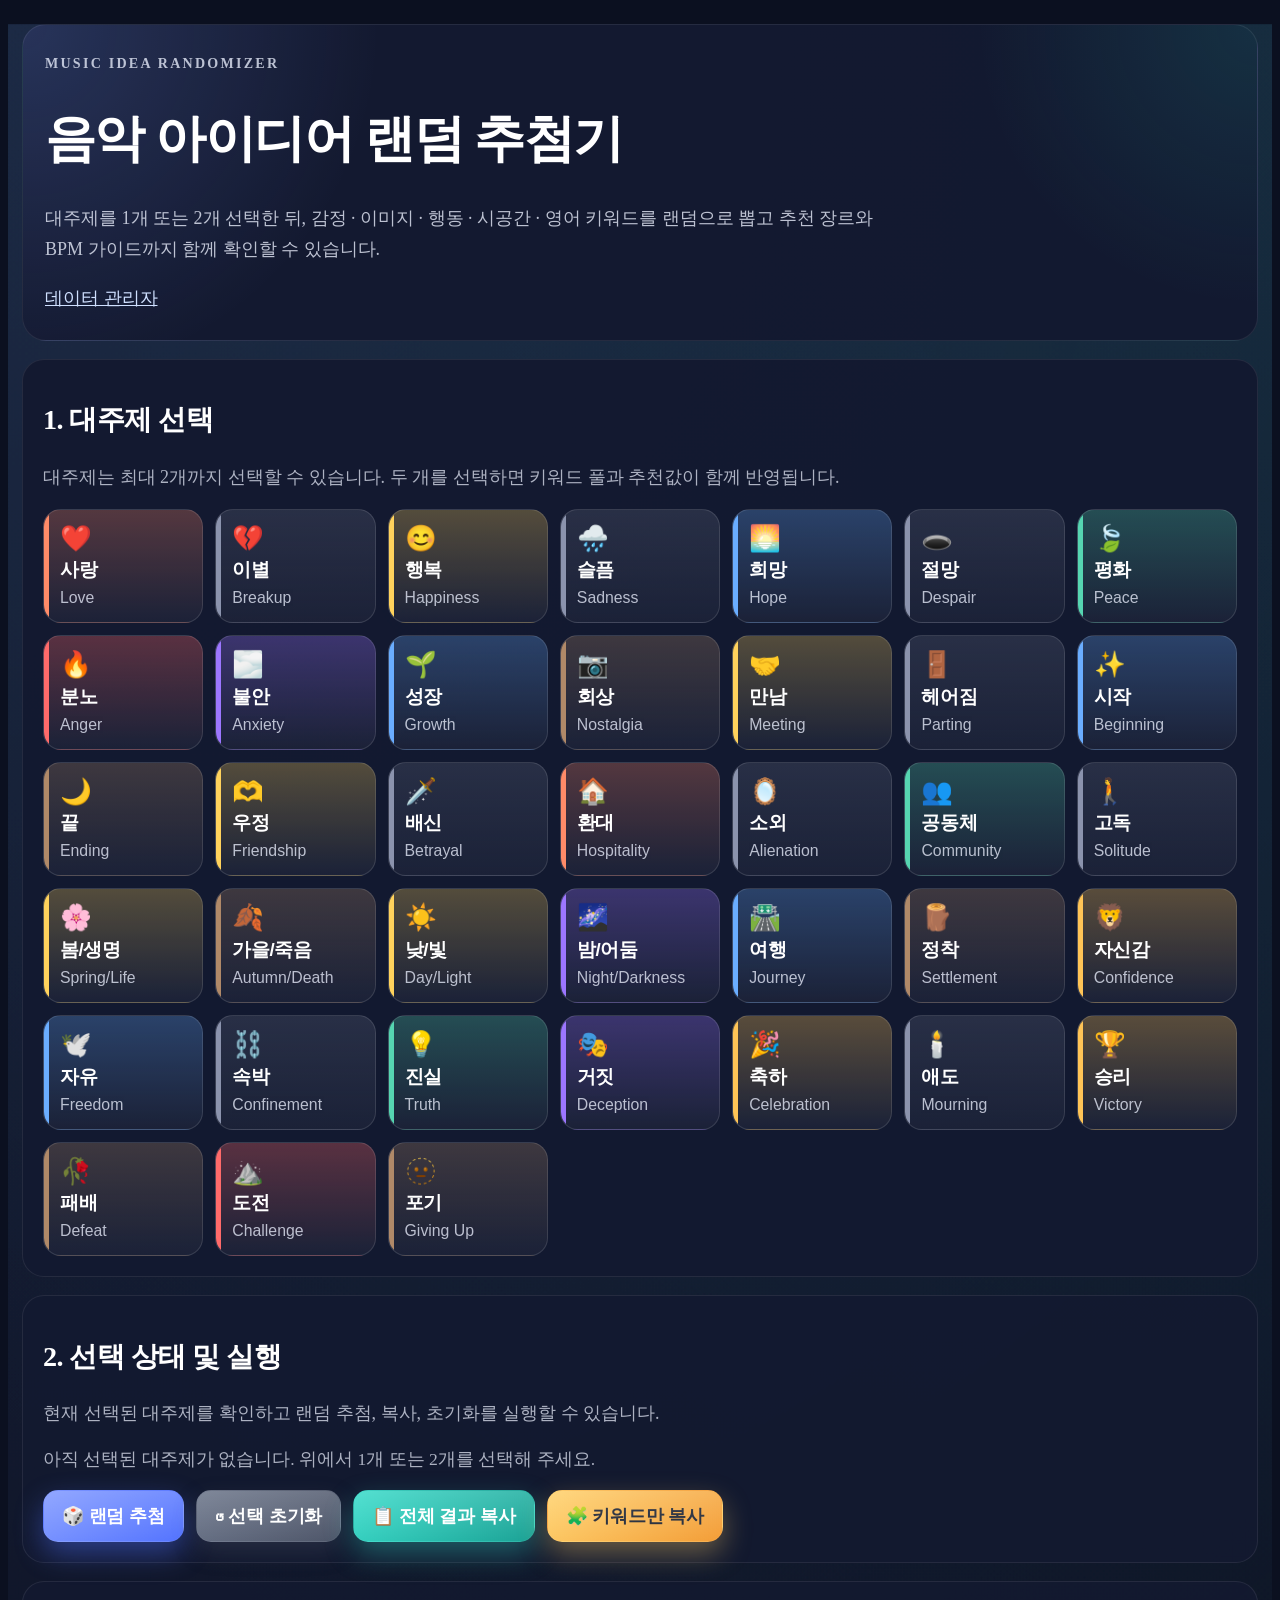
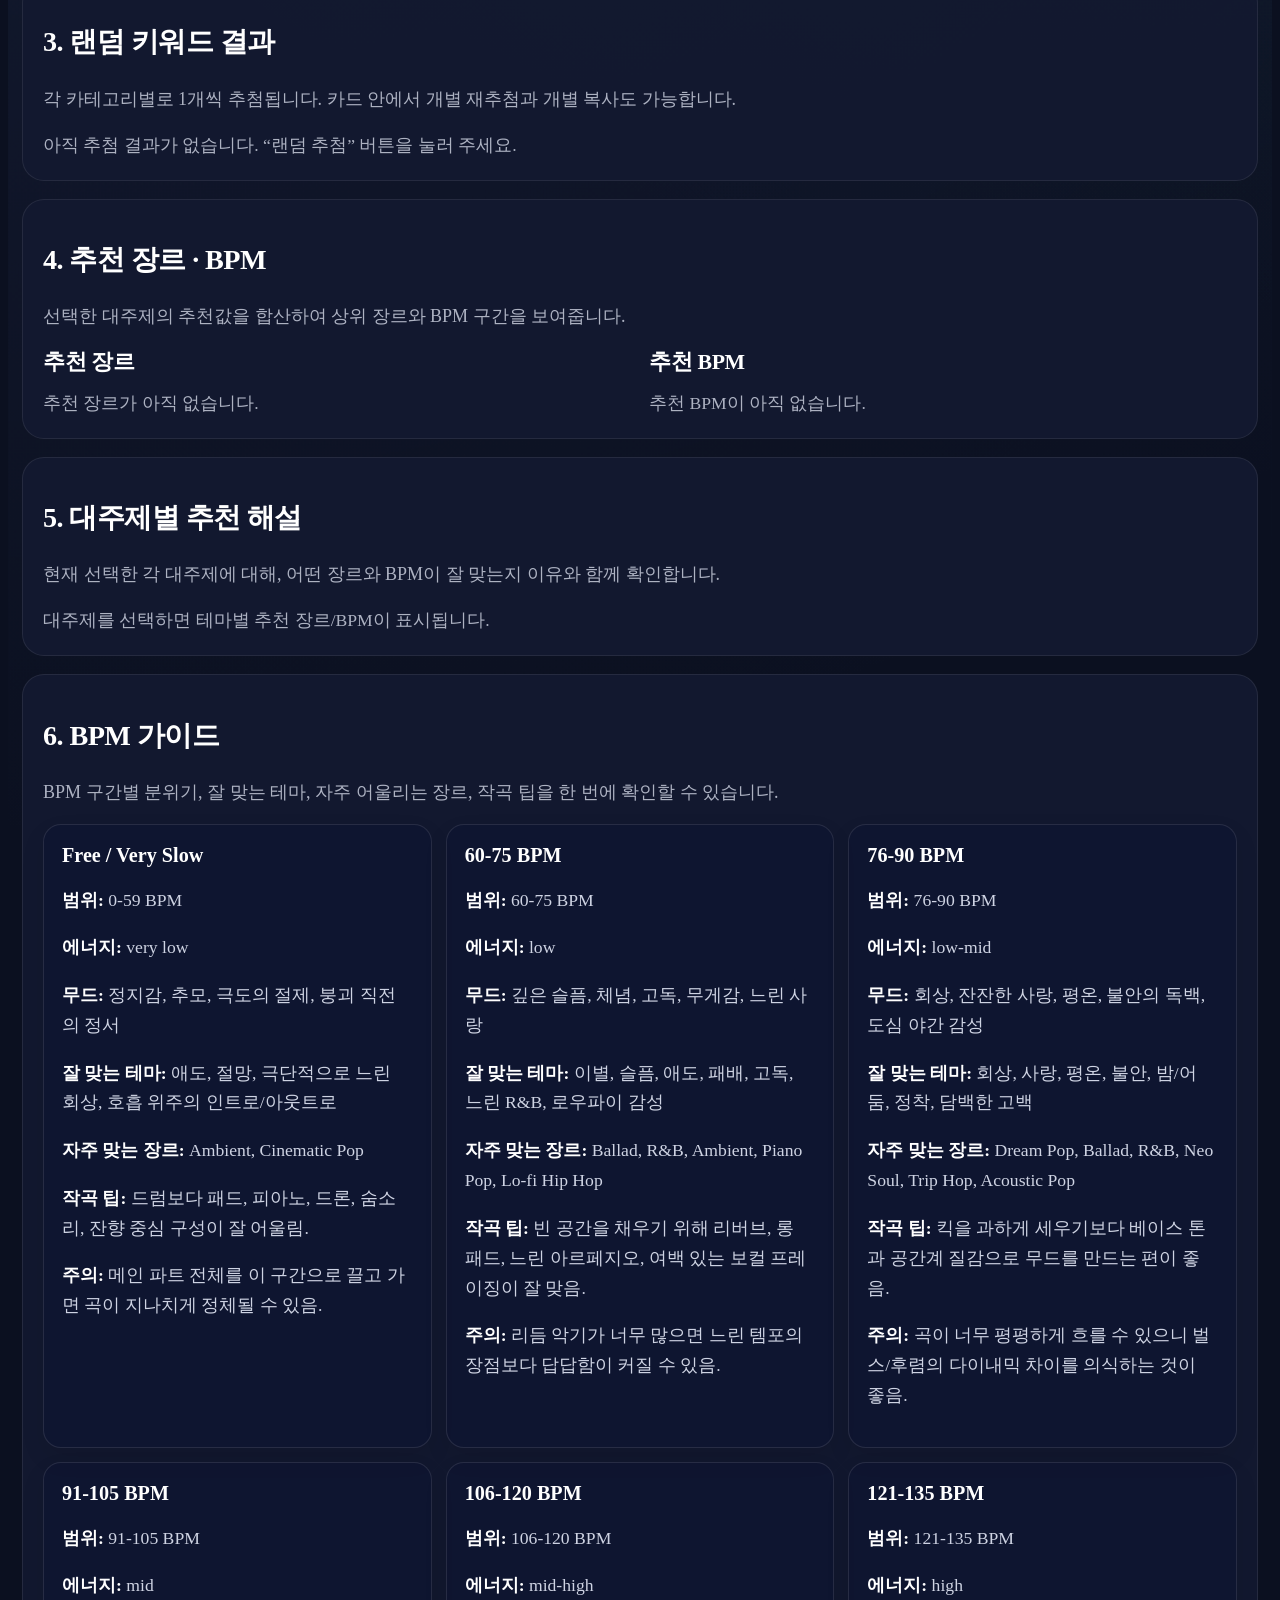
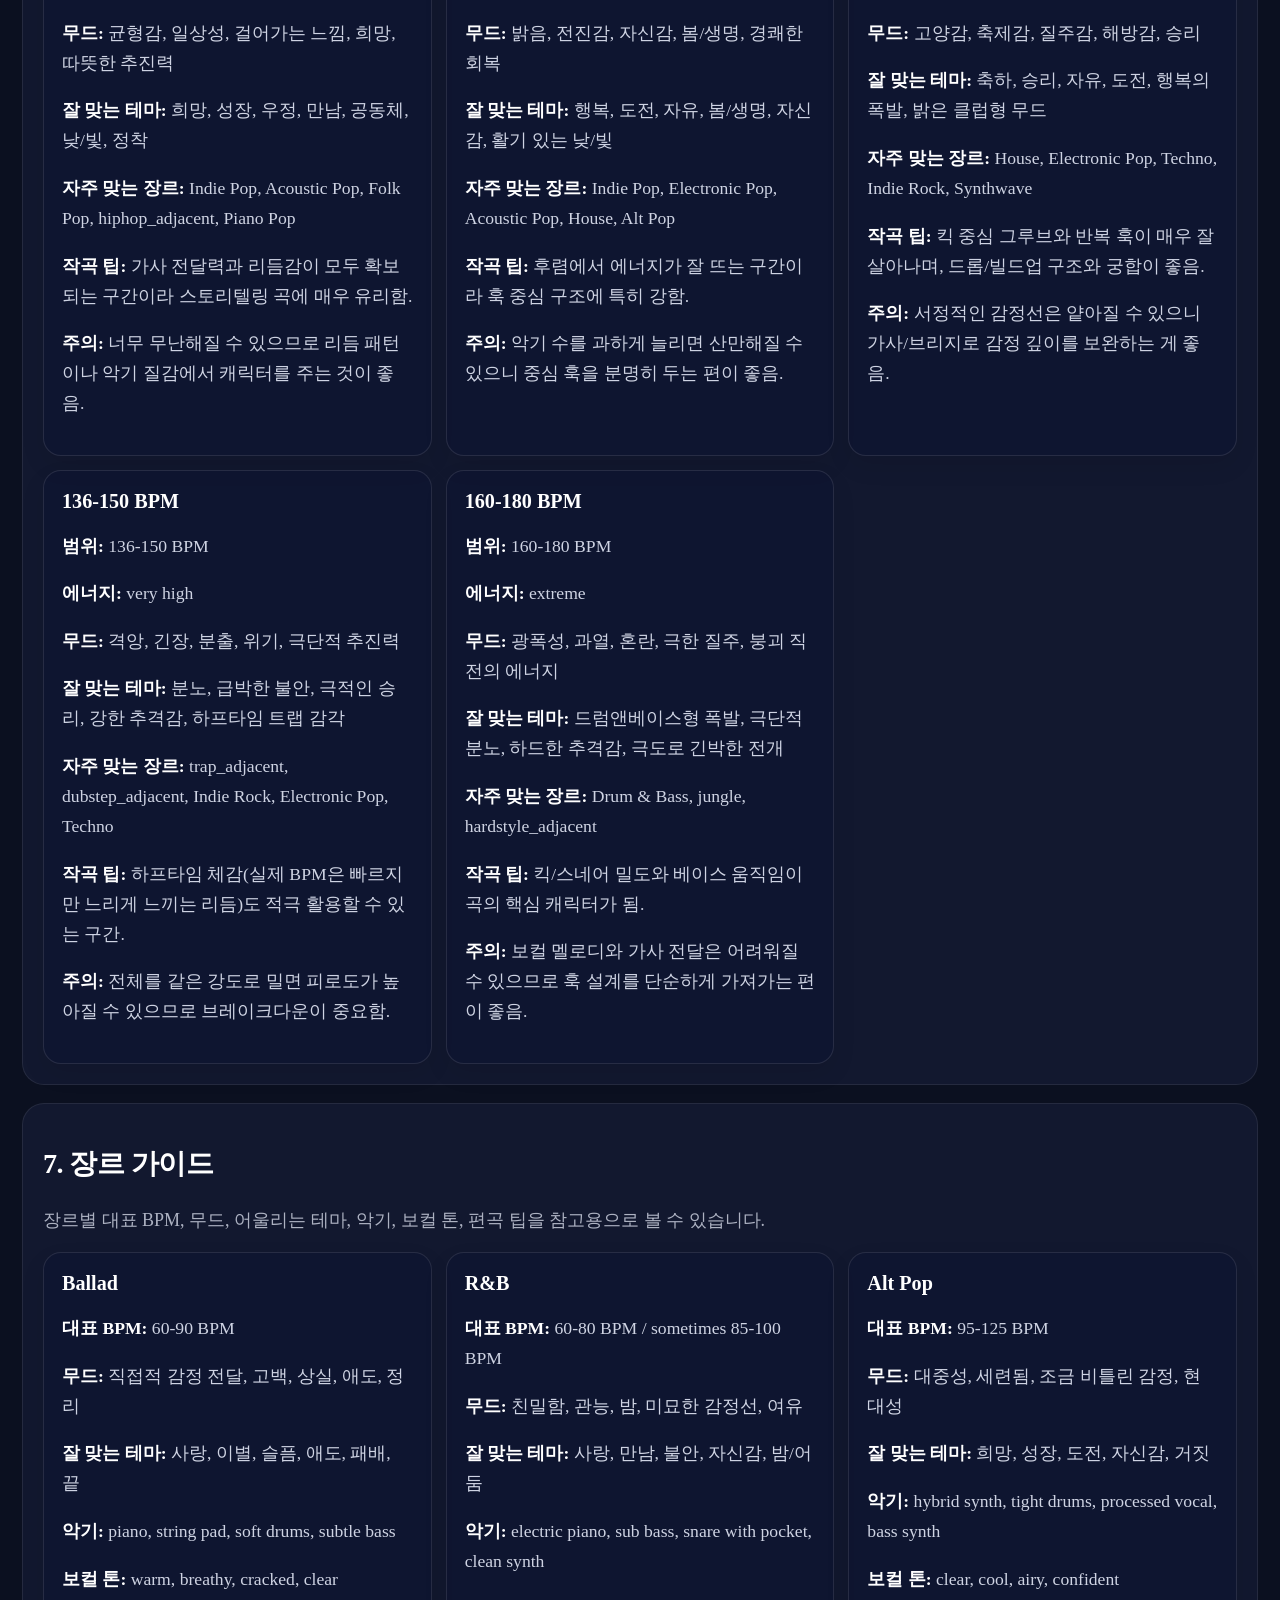
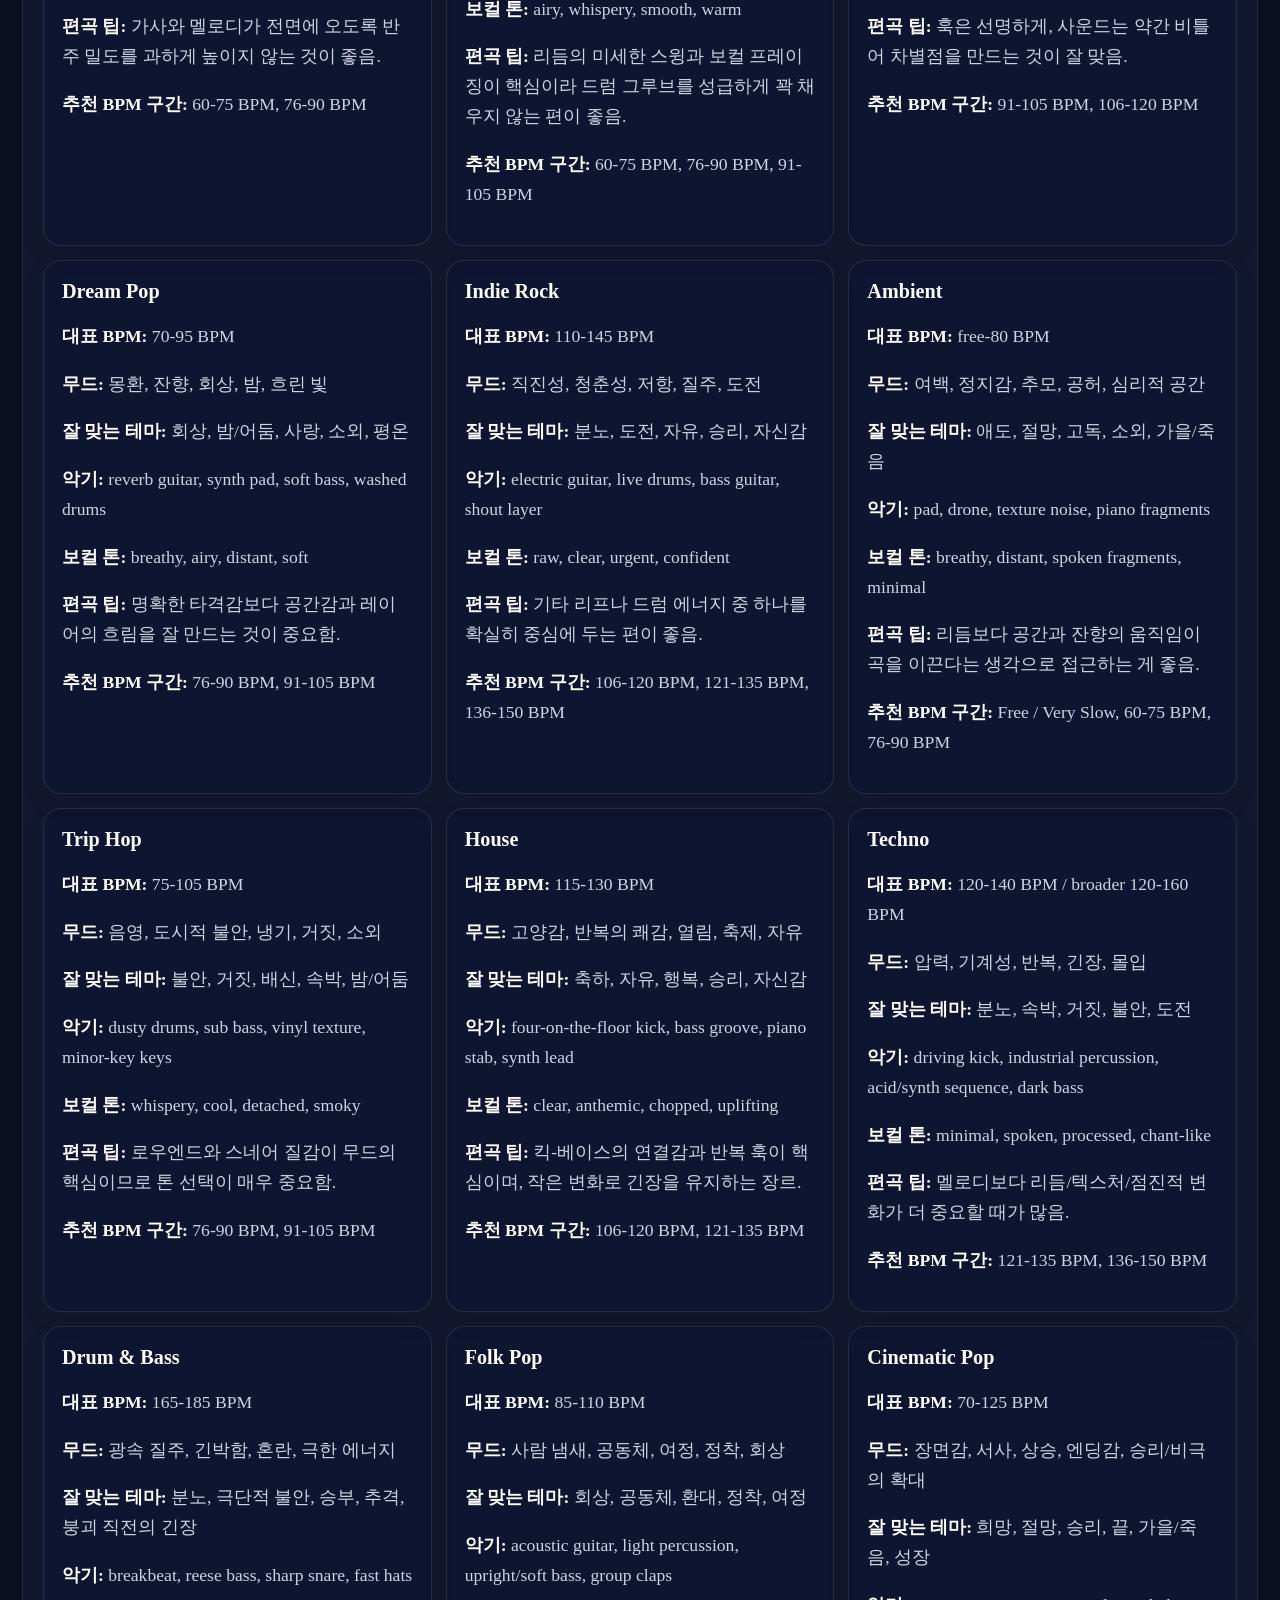
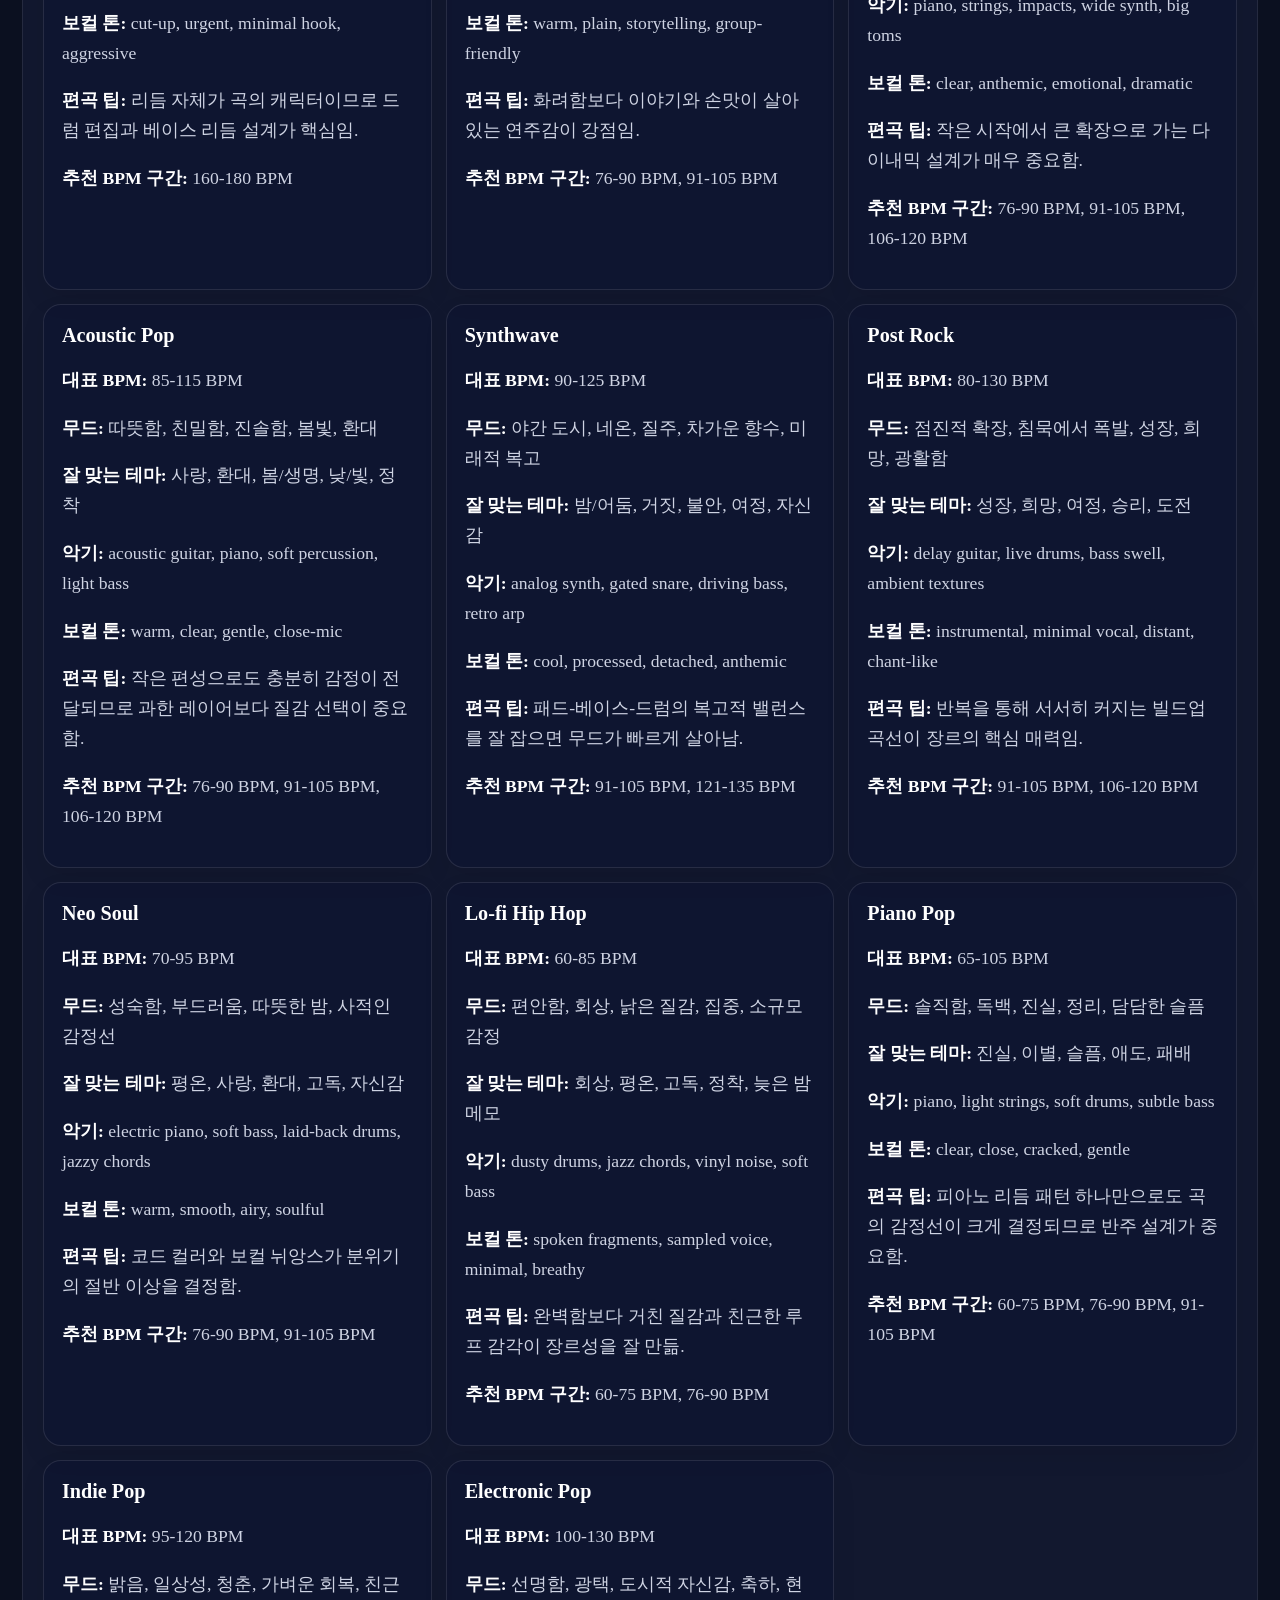
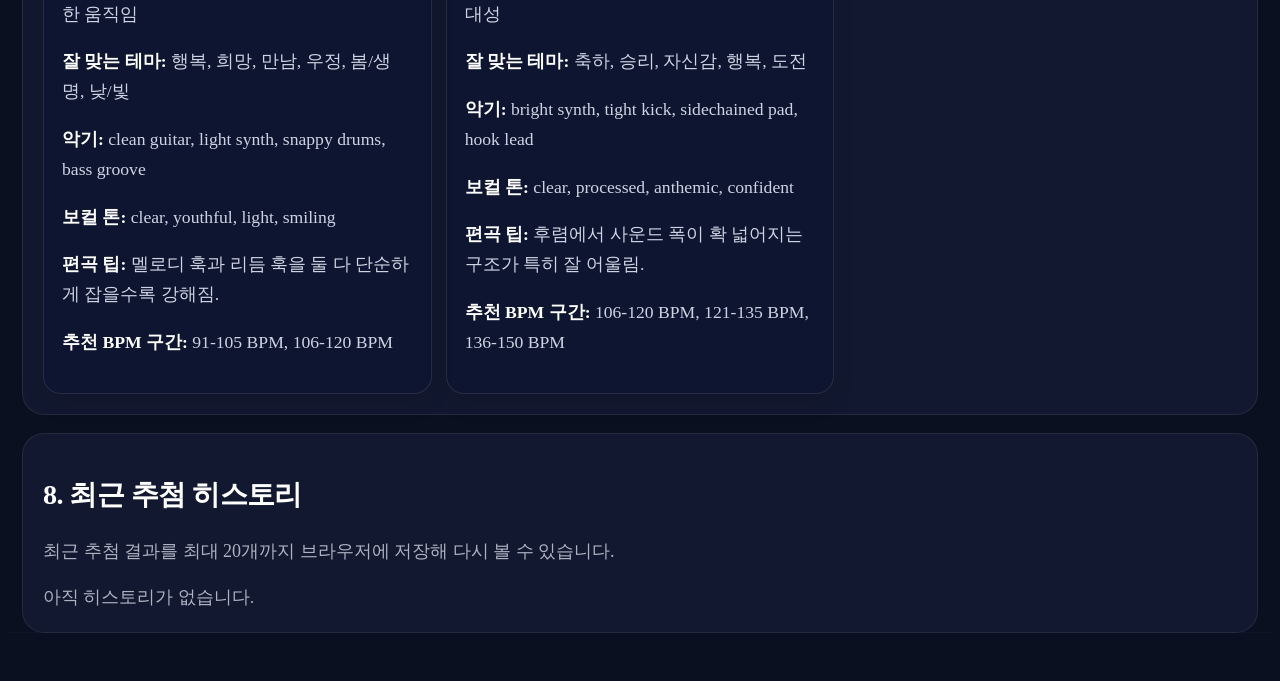
<file: index.html>
<!DOCTYPE html>
<html lang="ko">
<head>
  <meta charset="UTF-8" />
  <meta
    name="viewport"
    content="width=device-width, initial-scale=1.0"
  />
  <title>Music Idea Randomizer</title>
  <meta
    name="description"
    content="대주제 1~2개를 선택하고 감정, 이미지, 행동, 시공간, 영어 키워드를 랜덤 추첨하는 음악 아이디어 랜덤라이저"
  />
  <link rel="stylesheet" href="./style.css" />
  <script src="./app.js" defer></script>
</head>
<body>
  <div class="site-shell">
    <header class="hero">
      <div class="hero__content">
        <p class="hero__eyebrow">MUSIC IDEA RANDOMIZER</p>
        <h1>음악 아이디어 랜덤 추첨기</h1>
        <p class="hero__desc">
          대주제를 1개 또는 2개 선택한 뒤, 감정 · 이미지 · 행동 · 시공간 · 영어 키워드를 랜덤으로 뽑고
          추천 장르와 BPM 가이드까지 함께 확인할 수 있습니다.
        </p>

        <div class="hero__nav">
          <a href="./admin.html" class="nav-link">데이터 관리자</a>
        </div>
      </div>
    </header>

    <main class="page-layout">
      <!-- 1. Theme Selection -->
      <section class="panel">
        <div class="panel__header">
          <div>
            <h2>1. 대주제 선택</h2>
            <p class="panel__desc">
              대주제는 최대 2개까지 선택할 수 있습니다. 두 개를 선택하면 키워드 풀과 추천값이 함께 반영됩니다.
            </p>
          </div>
        </div>

        <div id="themeGrid" class="theme-grid"></div>
      </section>

      <!-- 2. Selected Themes + Main Actions -->
      <section class="panel">
        <div class="panel__header">
          <div>
            <h2>2. 선택 상태 및 실행</h2>
            <p class="panel__desc">
              현재 선택된 대주제를 확인하고 랜덤 추첨, 복사, 초기화를 실행할 수 있습니다.
            </p>
          </div>
        </div>

        <div id="selectedThemesView" class="selected-themes-view"></div>

        <div class="action-bar main-actions">
          <button type="button" id="drawBtn">랜덤 추첨</button>
          <button type="button" id="resetBtn">선택 초기화</button>
          <button type="button" id="copyResultBtn">전체 결과 복사</button>
          <button type="button" id="copyKeywordsBtn">키워드만 복사</button>
        </div>
      </section>

      <!-- 3. Keyword Draw Result -->
      <section class="panel">
        <div class="panel__header">
          <div>
            <h2>3. 랜덤 키워드 결과</h2>
            <p class="panel__desc">
              각 카테고리별로 1개씩 추첨됩니다. 카드 안에서 개별 재추첨과 개별 복사도 가능합니다.
            </p>
          </div>
        </div>

        <div id="keywordResults" class="card-grid keyword-results-grid"></div>
      </section>

      <!-- 4. Recommended Genre / BPM -->
      <section class="panel">
        <div class="panel__header">
          <div>
            <h2>4. 추천 장르 · BPM</h2>
            <p class="panel__desc">
              선택한 대주제의 추천값을 합산하여 상위 장르와 BPM 구간을 보여줍니다.
            </p>
          </div>
        </div>

        <div class="recommend-layout">
          <div>
            <h3 class="section-subtitle">추천 장르</h3>
            <div id="genreResults" class="card-grid recommend-grid"></div>
          </div>

          <div>
            <h3 class="section-subtitle">추천 BPM</h3>
            <div id="bpmResults" class="card-grid recommend-grid"></div>
          </div>
        </div>
      </section>

      <!-- 5. Theme-based Recommendation Cards -->
      <section class="panel">
        <div class="panel__header">
          <div>
            <h2>5. 대주제별 추천 해설</h2>
            <p class="panel__desc">
              현재 선택한 각 대주제에 대해, 어떤 장르와 BPM이 잘 맞는지 이유와 함께 확인합니다.
            </p>
          </div>
        </div>

        <div id="themeRecommendationsView" class="card-grid theme-rec-grid"></div>
      </section>

      <!-- 6. BPM Guide -->
      <section class="panel">
        <div class="panel__header">
          <div>
            <h2>6. BPM 가이드</h2>
            <p class="panel__desc">
              BPM 구간별 분위기, 잘 맞는 테마, 자주 어울리는 장르, 작곡 팁을 한 번에 확인할 수 있습니다.
            </p>
          </div>
        </div>

        <div id="bpmLibraryView" class="guide-grid bpm-guide-grid"></div>
      </section>

      <!-- 7. Genre Guide -->
      <section class="panel">
        <div class="panel__header">
          <div>
            <h2>7. 장르 가이드</h2>
            <p class="panel__desc">
              장르별 대표 BPM, 무드, 어울리는 테마, 악기, 보컬 톤, 편곡 팁을 참고용으로 볼 수 있습니다.
            </p>
          </div>
        </div>

        <div id="genreLibraryView" class="guide-grid genre-guide-grid"></div>
      </section>

      <!-- 8. History -->
      <section class="panel">
        <div class="panel__header">
          <div>
            <h2>8. 최근 추첨 히스토리</h2>
            <p class="panel__desc">
              최근 추첨 결과를 최대 20개까지 브라우저에 저장해 다시 볼 수 있습니다.
            </p>
          </div>
        </div>

        <div id="historyView" class="history-grid"></div>
      </section>
    </main>
  </div>

  <div id="toast" class="toast" aria-live="polite"></div>
</body>
</html>
</file>
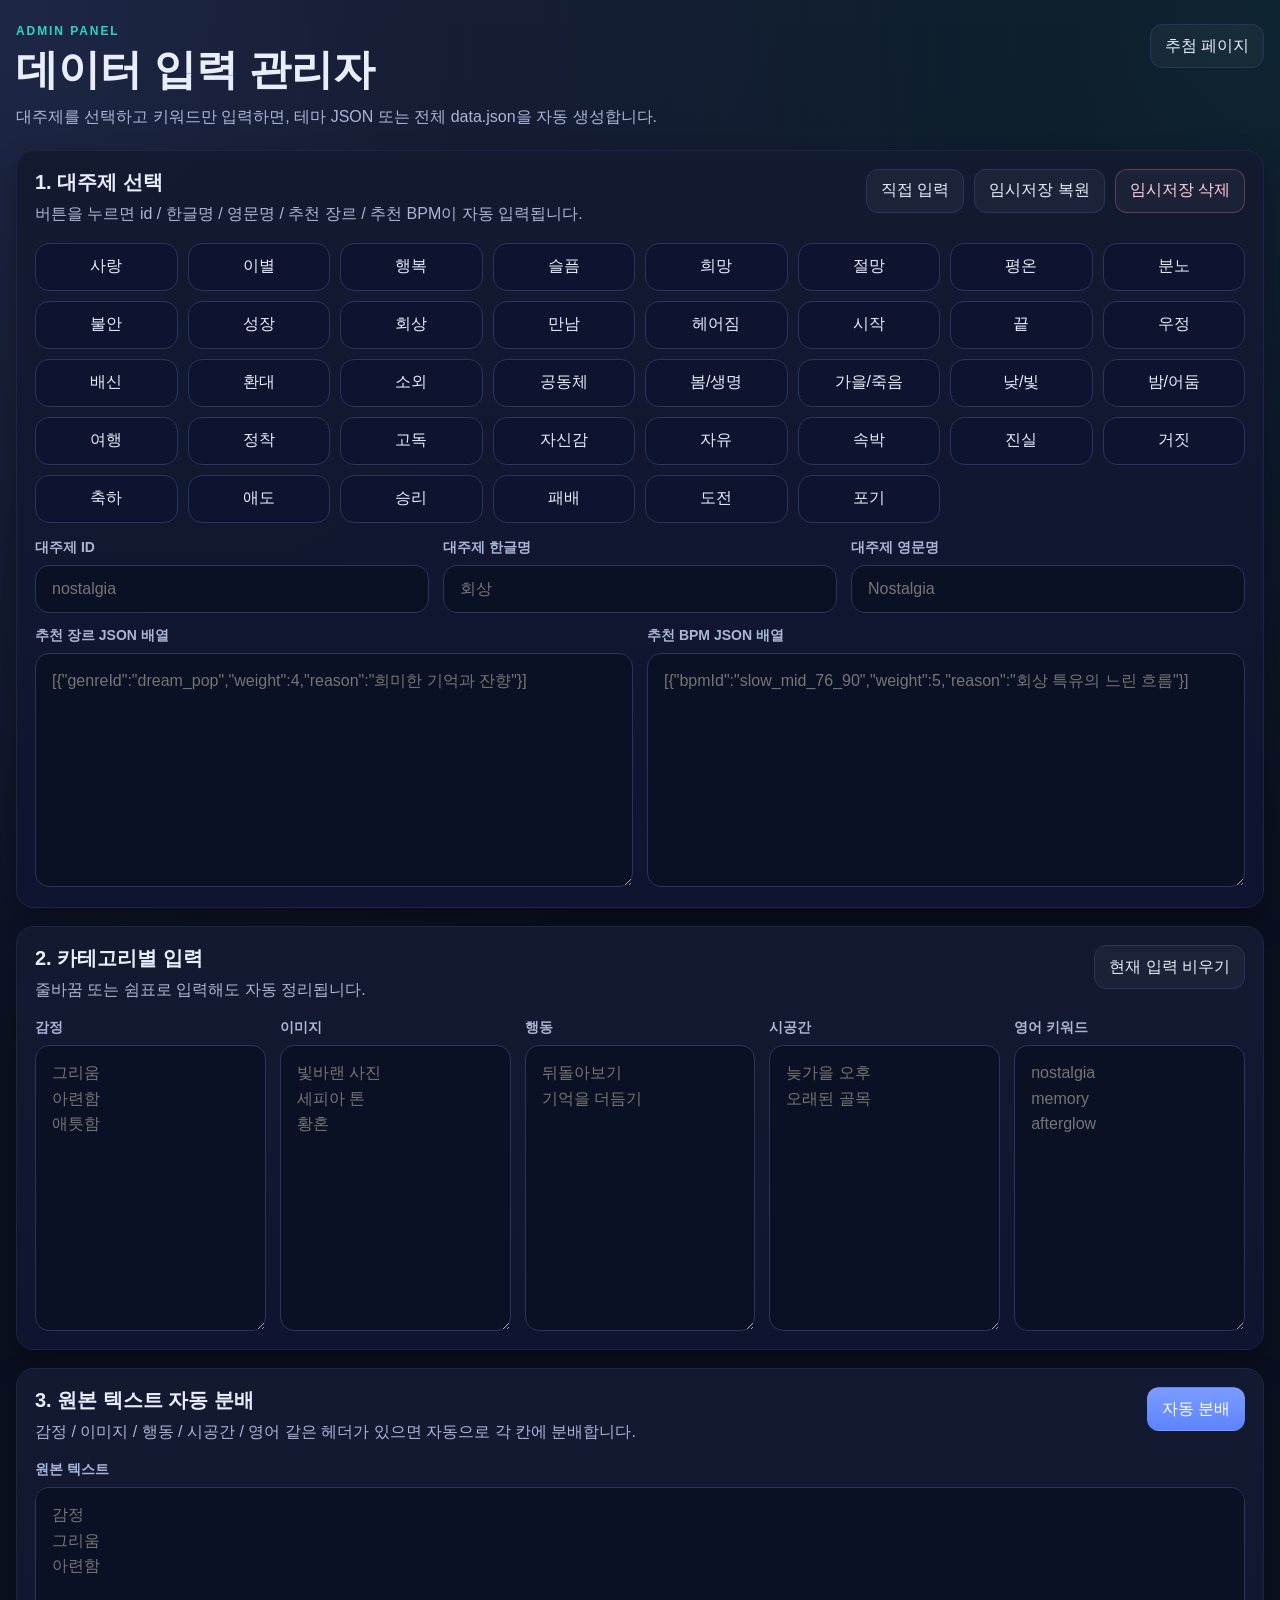
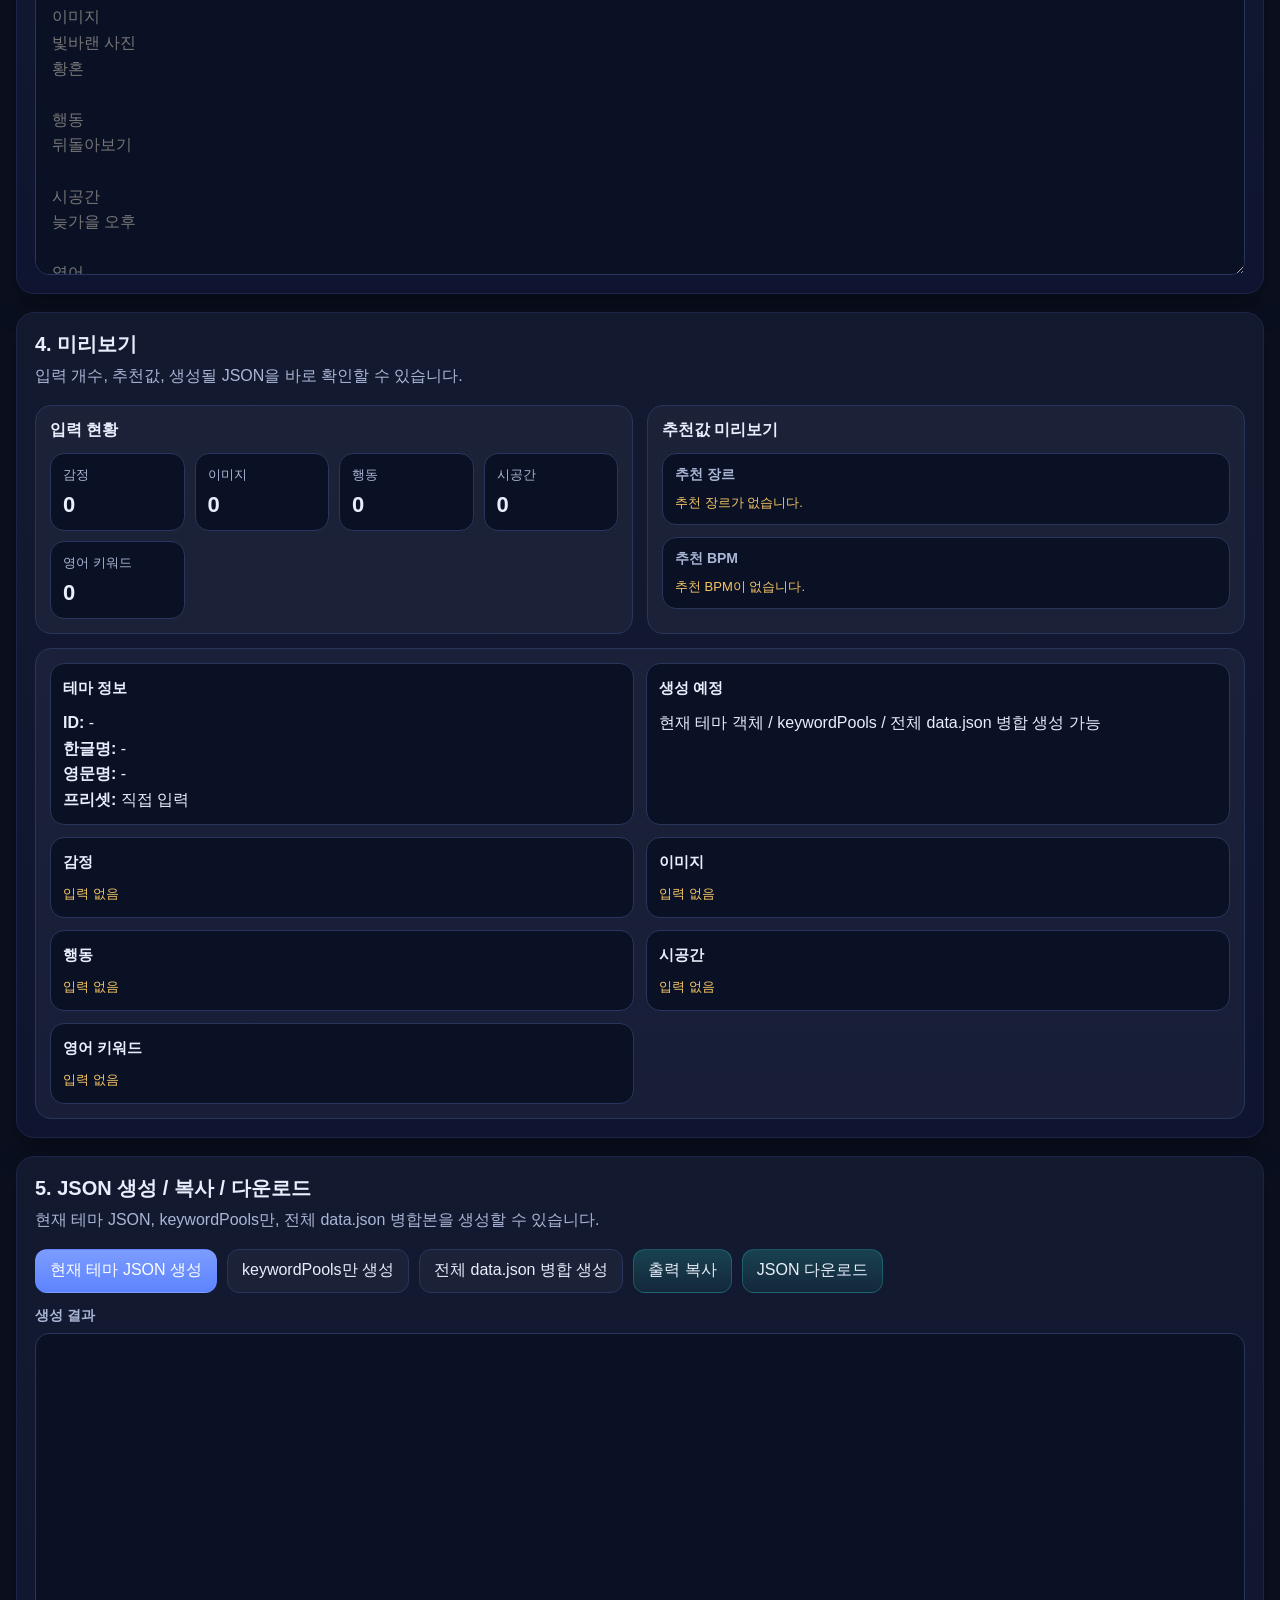
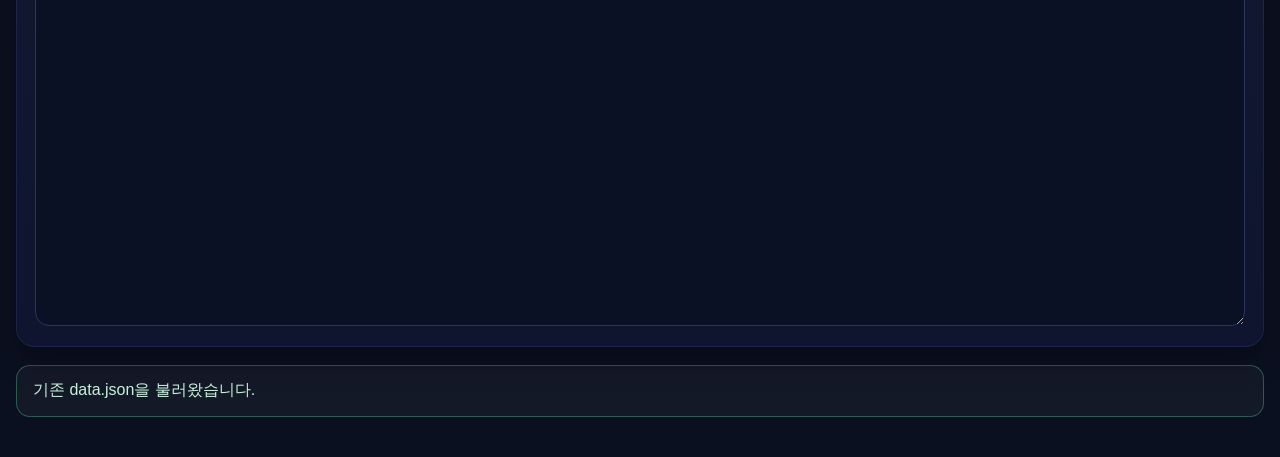
<file: admin.html>
<!DOCTYPE html>
<html lang="ko">
<head>
  <meta charset="UTF-8" />
  <meta
    name="viewport"
    content="width=device-width, initial-scale=1.0"
  />
  <title>Music Idea Randomizer - Admin</title>
  <link rel="stylesheet" href="./admin.css" />
  <script src="./theme-presets.js" defer></script>
  <script src="./admin.js" defer></script>
</head>
<body>
  <div class="admin-shell">
    <header class="topbar">
      <div class="topbar__left">
        <p class="eyebrow">ADMIN PANEL</p>
        <h1>데이터 입력 관리자</h1>
        <p class="subtitle">
          대주제를 선택하고 키워드만 입력하면, 테마 JSON 또는 전체 data.json을 자동 생성합니다.
        </p>
      </div>

      <nav class="topbar__nav">
        <a href="./index.html" class="nav-link">추첨 페이지</a>
      </nav>
    </header>

    <main class="layout">
      <section class="panel panel--wide">
        <div class="panel__header">
          <div>
            <h2>1. 대주제 선택</h2>
            <p class="panel__desc">
              버튼을 누르면 id / 한글명 / 영문명 / 추천 장르 / 추천 BPM이 자동 입력됩니다.
            </p>
          </div>
          <div class="panel__actions">
            <button type="button" id="customThemeBtn" class="btn btn--ghost">
              직접 입력
            </button>
            <button type="button" id="restoreDraftBtn" class="btn btn--ghost">
              임시저장 복원
            </button>
            <button type="button" id="clearDraftBtn" class="btn btn--ghost btn--danger">
              임시저장 삭제
            </button>
          </div>
        </div>

        <div id="themeButtonGrid" class="theme-button-grid"></div>

        <div class="theme-meta-grid">
          <label class="field">
            <span class="field__label">대주제 ID</span>
            <input type="text" id="themeId" placeholder="nostalgia" />
          </label>

          <label class="field">
            <span class="field__label">대주제 한글명</span>
            <input type="text" id="themeLabel" placeholder="회상" />
          </label>

          <label class="field">
            <span class="field__label">대주제 영문명</span>
            <input type="text" id="themeLabelEn" placeholder="Nostalgia" />
          </label>
        </div>

        <div class="recommend-grid">
          <label class="field">
            <span class="field__label">추천 장르 JSON 배열</span>
            <textarea
              id="genreRecommendations"
              rows="8"
              placeholder='[{"genreId":"dream_pop","weight":4,"reason":"희미한 기억과 잔향"}]'
            ></textarea>
          </label>

          <label class="field">
            <span class="field__label">추천 BPM JSON 배열</span>
            <textarea
              id="bpmRecommendations"
              rows="8"
              placeholder='[{"bpmId":"slow_mid_76_90","weight":5,"reason":"회상 특유의 느린 흐름"}]'
            ></textarea>
          </label>
        </div>
      </section>

      <section class="panel">
        <div class="panel__header">
          <div>
            <h2>2. 카테고리별 입력</h2>
            <p class="panel__desc">
              줄바꿈 또는 쉼표로 입력해도 자동 정리됩니다.
            </p>
          </div>
          <div class="panel__actions">
            <button type="button" id="clearInputsBtn" class="btn btn--ghost">
              현재 입력 비우기
            </button>
          </div>
        </div>

        <div class="category-grid">
          <label class="field field--tall">
            <span class="field__label">감정</span>
            <textarea id="emotionInput" rows="10" placeholder="그리움&#10;아련함&#10;애틋함"></textarea>
          </label>

          <label class="field field--tall">
            <span class="field__label">이미지</span>
            <textarea id="imageInput" rows="10" placeholder="빛바랜 사진&#10;세피아 톤&#10;황혼"></textarea>
          </label>

          <label class="field field--tall">
            <span class="field__label">행동</span>
            <textarea id="actionInput" rows="10" placeholder="뒤돌아보기&#10;기억을 더듬기"></textarea>
          </label>

          <label class="field field--tall">
            <span class="field__label">시공간</span>
            <textarea id="timeSpaceInput" rows="10" placeholder="늦가을 오후&#10;오래된 골목"></textarea>
          </label>

          <label class="field field--tall">
            <span class="field__label">영어 키워드</span>
            <textarea id="englishInput" rows="10" placeholder="nostalgia&#10;memory&#10;afterglow"></textarea>
          </label>
        </div>
      </section>

      <section class="panel">
        <div class="panel__header">
          <div>
            <h2>3. 원본 텍스트 자동 분배</h2>
            <p class="panel__desc">
              감정 / 이미지 / 행동 / 시공간 / 영어 같은 헤더가 있으면 자동으로 각 칸에 분배합니다.
            </p>
          </div>
          <div class="panel__actions">
            <button type="button" id="parseRawBtn" class="btn btn--primary">
              자동 분배
            </button>
          </div>
        </div>

        <label class="field">
          <span class="field__label">원본 텍스트</span>
          <textarea
            id="rawInput"
            rows="14"
            placeholder="감정&#10;그리움&#10;아련함&#10;&#10;이미지&#10;빛바랜 사진&#10;황혼&#10;&#10;행동&#10;뒤돌아보기&#10;&#10;시공간&#10;늦가을 오후&#10;&#10;영어&#10;nostalgia&#10;memory"
          ></textarea>
        </label>
      </section>

      <section class="panel">
        <div class="panel__header">
          <div>
            <h2>4. 미리보기</h2>
            <p class="panel__desc">
              입력 개수, 추천값, 생성될 JSON을 바로 확인할 수 있습니다.
            </p>
          </div>
        </div>

        <div class="preview-grid">
          <div class="preview-card">
            <h3>입력 현황</h3>
            <div id="countsView" class="counts-view"></div>
          </div>

          <div class="preview-card">
            <h3>추천값 미리보기</h3>
            <div id="recommendationView" class="recommendation-view"></div>
          </div>
        </div>

        <div class="summary-box" id="summaryBox"></div>
      </section>

      <section class="panel panel--wide">
        <div class="panel__header">
          <div>
            <h2>5. JSON 생성 / 복사 / 다운로드</h2>
            <p class="panel__desc">
              현재 테마 JSON, keywordPools만, 전체 data.json 병합본을 생성할 수 있습니다.
            </p>
          </div>
        </div>

        <div class="action-bar">
          <button type="button" id="generateThemeBtn" class="btn btn--primary">
            현재 테마 JSON 생성
          </button>
          <button type="button" id="generatePoolsBtn" class="btn btn--ghost">
            keywordPools만 생성
          </button>
          <button type="button" id="generateDataBtn" class="btn btn--ghost">
            전체 data.json 병합 생성
          </button>
          <button type="button" id="copyOutputBtn" class="btn btn--secondary">
            출력 복사
          </button>
          <button type="button" id="downloadOutputBtn" class="btn btn--secondary">
            JSON 다운로드
          </button>
        </div>

        <label class="field">
          <span class="field__label">생성 결과</span>
          <textarea id="outputJson" rows="22" readonly></textarea>
        </label>
      </section>
    </main>

    <footer class="statusbar">
      <span id="statusText">준비 완료</span>
    </footer>
  </div>
</body>
</html>
</file>
<file: style.css>
/* =========================================
   1) Typography Scale
========================================= */
html {
  font-size: 18px;
}

body {
  font-size: 1rem;
  line-height: 1.72;
  -webkit-font-smoothing: antialiased;
  text-rendering: optimizeLegibility;
}

h1 {
  font-size: clamp(2rem, 4vw, 3.2rem);
  line-height: 1.16;
  letter-spacing: -0.03em;
}

h2 {
  font-size: clamp(1.35rem, 2.2vw, 2rem);
  line-height: 1.24;
  letter-spacing: -0.02em;
}

h3 {
  font-size: clamp(1.08rem, 1.7vw, 1.35rem);
  line-height: 1.3;
  letter-spacing: -0.015em;
}

p,
li,
label,
button,
input,
textarea,
select {
  font-size: 1rem;
}

/* =========================================
   2) Role Color Tokens
========================================= */
:root {
  --role-draw-1: #7f98ff;
  --role-draw-2: #4e6fff;
  --role-draw-shadow: rgba(78, 111, 255, 0.42);

  --role-reset-1: #697388;
  --role-reset-2: #485064;
  --role-reset-shadow: rgba(72, 80, 100, 0.34);

  --role-copy-1: #36dbc9;
  --role-copy-2: #149f92;
  --role-copy-shadow: rgba(54, 219, 201, 0.34);

  --role-keyword-1: #ffd16a;
  --role-keyword-2: #f39a31;
  --role-keyword-shadow: rgba(255, 209, 106, 0.36);

  --role-mini-reroll-bg: rgba(110, 135, 255, 0.18);
  --role-mini-reroll-border: rgba(124, 156, 255, 0.34);
  --role-mini-reroll-text: #e7edff;

  --role-mini-copy-bg: rgba(47, 213, 196, 0.15);
  --role-mini-copy-border: rgba(47, 213, 196, 0.30);
  --role-mini-copy-text: #ddfffb;

  --focus-ring: 0 0 0 4px rgba(255, 255, 255, 0.10);

  --panel-strong: rgba(255, 255, 255, 0.055);
  --panel-line: rgba(255, 255, 255, 0.10);
}

/* =========================================
   3) Shared Button Base
========================================= */
.btn-role,
.mini-btn,
.theme-tile,
.nav-link,
#drawBtn,
#resetBtn,
#copyResultBtn,
#copyKeywordsBtn {
  transition:
    transform 0.16s ease,
    box-shadow 0.16s ease,
    border-color 0.16s ease,
    background 0.16s ease,
    opacity 0.16s ease,
    filter 0.16s ease;
}

.btn-role,
.mini-btn,
.theme-tile,
#drawBtn,
#resetBtn,
#copyResultBtn,
#copyKeywordsBtn {
  appearance: none;
  -webkit-appearance: none;
  cursor: pointer;
}

.btn-role:focus-visible,
.mini-btn:focus-visible,
.theme-tile:focus-visible,
.nav-link:focus-visible,
#drawBtn:focus-visible,
#resetBtn:focus-visible,
#copyResultBtn:focus-visible,
#copyKeywordsBtn:focus-visible {
  outline: none;
  box-shadow: var(--focus-ring);
}

.btn-role,
#drawBtn,
#resetBtn,
#copyResultBtn,
#copyKeywordsBtn {
  display: inline-flex;
  align-items: center;
  justify-content: center;
  gap: 0.56rem;
  min-height: 52px;
  padding: 0 18px;
  border-radius: 15px;
  border: 1px solid rgba(255, 255, 255, 0.08);
  font-weight: 800;
  letter-spacing: -0.01em;
  user-select: none;
  position: relative;
  overflow: hidden;
}

.btn-role::before,
#drawBtn::before,
#resetBtn::before,
#copyResultBtn::before,
#copyKeywordsBtn::before {
  content: "";
  position: absolute;
  inset: 0;
  background: linear-gradient(
    180deg,
    rgba(255,255,255,0.15),
    rgba(255,255,255,0.03)
  );
  pointer-events: none;
}

.btn-role:hover,
#drawBtn:hover,
#resetBtn:hover,
#copyResultBtn:hover,
#copyKeywordsBtn:hover {
  transform: translateY(-2px);
}

.btn-role:active,
#drawBtn:active,
#resetBtn:active,
#copyResultBtn:active,
#copyKeywordsBtn:active {
  transform: translateY(0);
}

/* =========================================
   4) Main Action Buttons
   - class + id both supported
========================================= */
.btn-role--draw,
#drawBtn {
  color: #ffffff;
  background: linear-gradient(135deg, var(--role-draw-1), var(--role-draw-2));
  box-shadow: 0 12px 28px var(--role-draw-shadow);
}

.btn-role--draw:hover,
#drawBtn:hover {
  box-shadow: 0 16px 34px var(--role-draw-shadow);
  filter: brightness(1.05);
}

.btn-role--reset,
#resetBtn {
  color: #ffffff;
  background: linear-gradient(135deg, var(--role-reset-1), var(--role-reset-2));
  box-shadow: 0 10px 22px var(--role-reset-shadow);
}

.btn-role--reset:hover,
#resetBtn:hover {
  filter: brightness(1.07);
}

.btn-role--copy,
#copyResultBtn {
  color: #ffffff;
  background: linear-gradient(135deg, var(--role-copy-1), var(--role-copy-2));
  box-shadow: 0 12px 28px var(--role-copy-shadow);
}

.btn-role--copy:hover,
#copyResultBtn:hover {
  box-shadow: 0 16px 34px var(--role-copy-shadow);
  filter: brightness(1.04);
}

.btn-role--keywords,
#copyKeywordsBtn {
  color: #1d2433;
  background: linear-gradient(135deg, var(--role-keyword-1), var(--role-keyword-2));
  box-shadow: 0 12px 28px var(--role-keyword-shadow);
}

.btn-role--keywords:hover,
#copyKeywordsBtn:hover {
  box-shadow: 0 16px 34px var(--role-keyword-shadow);
  filter: brightness(1.05);
}

/* 버튼 그룹 정렬 */
.action-bar,
.controls,
.main-actions,
.top-actions {
  display: flex;
  gap: 12px;
  flex-wrap: wrap;
  align-items: center;
}

/* =========================================
   5) Theme Tiles - Stronger Visual Identity
========================================= */
.theme-tile {
  display: flex;
  flex-direction: column;
  align-items: flex-start;
  justify-content: center;
  gap: 7px;
  width: 100%;
  min-height: 102px;
  padding: 16px 16px 15px;
  border-radius: 18px;
  border: 1px solid rgba(255,255,255,0.10);
  background: rgba(255,255,255,0.05);
  text-align: left;
  position: relative;
  user-select: none;
  color: #f7faff;
  overflow: hidden;
}

.theme-tile::before {
  content: "";
  position: absolute;
  inset: 0 auto 0 0;
  width: 5px;
  border-radius: 18px 0 0 18px;
  background: rgba(255,255,255,0.18);
}

.theme-tile:hover {
  transform: translateY(-2px) scale(1.01);
  border-color: rgba(255,255,255,0.22);
  box-shadow: 0 14px 28px rgba(0,0,0,0.18);
}

.theme-tile.is-selected {
  border-color: rgba(255,255,255,0.38);
  box-shadow:
    0 0 0 2px rgba(255,255,255,0.08),
    0 16px 34px rgba(0,0,0,0.22);
  transform: translateY(-1px);
}

.theme-tile.is-selected::after {
  content: "선택됨";
  position: absolute;
  top: 10px;
  right: 10px;
  font-size: 0.72rem;
  font-weight: 800;
  padding: 5px 8px;
  border-radius: 999px;
  background: rgba(255,255,255,0.18);
  color: #fff;
  backdrop-filter: blur(4px);
}

.theme-tile.is-disabled {
  opacity: 0.45;
  filter: grayscale(0.18);
  cursor: not-allowed;
}

.theme-tile__emoji {
  font-size: 1.42rem;
  line-height: 1;
}

.theme-tile__label {
  font-size: 1.05rem;
  font-weight: 800;
  line-height: 1.22;
  letter-spacing: -0.02em;
}

.theme-tile__sub {
  font-size: 0.88rem;
  opacity: 0.88;
  line-height: 1.2;
}

/* Theme tone colors */
.theme-tile[data-tone="warm"] {
  background: linear-gradient(180deg, rgba(255, 136, 105, 0.28), rgba(255,255,255,0.04));
}
.theme-tile[data-tone="warm"]::before {
  background: #ff8b68;
}

.theme-tile[data-tone="dark"] {
  background: linear-gradient(180deg, rgba(99, 106, 128, 0.28), rgba(255,255,255,0.04));
}
.theme-tile[data-tone="dark"]::before {
  background: #8b93ad;
}

.theme-tile[data-tone="bright"] {
  background: linear-gradient(180deg, rgba(255, 210, 92, 0.28), rgba(255,255,255,0.04));
}
.theme-tile[data-tone="bright"]::before {
  background: #ffd25c;
}

.theme-tile[data-tone="sky"] {
  background: linear-gradient(180deg, rgba(106, 173, 255, 0.28), rgba(255,255,255,0.04));
}
.theme-tile[data-tone="sky"]::before {
  background: #6aadff;
}

.theme-tile[data-tone="mint"] {
  background: linear-gradient(180deg, rgba(86, 213, 177, 0.28), rgba(255,255,255,0.04));
}
.theme-tile[data-tone="mint"]::before {
  background: #56d5b1;
}

.theme-tile[data-tone="fire"] {
  background: linear-gradient(180deg, rgba(255, 106, 106, 0.30), rgba(255,255,255,0.04));
}
.theme-tile[data-tone="fire"]::before {
  background: #ff6a6a;
}

.theme-tile[data-tone="earth"] {
  background: linear-gradient(180deg, rgba(176, 137, 104, 0.28), rgba(255,255,255,0.04));
}
.theme-tile[data-tone="earth"]::before {
  background: #b08968;
}

.theme-tile[data-tone="violet"] {
  background: linear-gradient(180deg, rgba(156, 118, 255, 0.30), rgba(255,255,255,0.04));
}
.theme-tile[data-tone="violet"]::before {
  background: #9c76ff;
}

.theme-tile[data-tone="gold"] {
  background: linear-gradient(180deg, rgba(255, 196, 86, 0.30), rgba(255,255,255,0.04));
}
.theme-tile[data-tone="gold"]::before {
  background: #ffc456;
}

.theme-tile[data-tone="neutral"] {
  background: linear-gradient(180deg, rgba(255,255,255,0.10), rgba(255,255,255,0.04));
}
.theme-tile[data-tone="neutral"]::before {
  background: rgba(255,255,255,0.36);
}

/* =========================================
   6) Mini Buttons Inside Keyword Cards
========================================= */
.keyword-card__actions {
  display: flex;
  flex-wrap: wrap;
  gap: 8px;
  align-items: center;
}

.mini-btn {
  display: inline-flex;
  align-items: center;
  justify-content: center;
  gap: 0.4rem;
  min-height: 37px;
  padding: 0 11px;
  border-radius: 11px;
  font-size: 0.92rem;
  font-weight: 800;
  border: 1px solid transparent;
  user-select: none;
}

.mini-btn:hover {
  transform: translateY(-1px);
}

.mini-btn:active {
  transform: translateY(0);
}

.mini-btn--reroll {
  background: var(--role-mini-reroll-bg);
  border-color: var(--role-mini-reroll-border);
  color: var(--role-mini-reroll-text);
}

.mini-btn--reroll:hover {
  box-shadow: 0 8px 18px rgba(124, 156, 255, 0.18);
  filter: brightness(1.04);
}

.mini-btn--copy {
  background: var(--role-mini-copy-bg);
  border-color: var(--role-mini-copy-border);
  color: var(--role-mini-copy-text);
}

.mini-btn--copy:hover {
  box-shadow: 0 8px 18px rgba(47, 213, 196, 0.16);
  filter: brightness(1.04);
}

/* =========================================
   7) Cards / Pills / Layout Readability
========================================= */
.keyword-card,
.recommend-card,
.guide-item,
.theme-rec-card,
.history-card {
  border: 1px solid var(--panel-line);
  border-radius: 18px;
  padding: 18px;
  background: var(--panel-strong);
  box-shadow: 0 10px 24px rgba(0,0,0,0.08);
}

.keyword-card__header,
.theme-rec-card__header,
.history-card__top {
  display: flex;
  justify-content: space-between;
  align-items: flex-start;
  gap: 12px;
}

.keyword-card__value {
  font-size: clamp(1.24rem, 2vw, 1.62rem);
  font-weight: 900;
  letter-spacing: -0.03em;
  margin: 12px 0 10px;
  line-height: 1.2;
}

.keyword-card__desc,
.recommend-card p,
.guide-item p,
.theme-rec-line,
.history-card__meta,
.history-card__words {
  font-size: 0.98rem;
  line-height: 1.7;
}

.keyword-meta-pill,
.summary-pill,
.selected-theme-pill {
  display: inline-flex;
  align-items: center;
  gap: 7px;
  min-height: 38px;
  padding: 7px 12px;
  border-radius: 999px;
  background: rgba(255,255,255,0.08);
  border: 1px solid rgba(255,255,255,0.10);
  font-size: 0.9rem;
}

.selected-theme-list {
  display: flex;
  flex-wrap: wrap;
  gap: 10px;
}

.selected-theme-pill__label {
  font-weight: 800;
}

.selected-theme-pill__sub {
  opacity: 0.8;
  font-size: 0.85rem;
}

.recommend-card__rank {
  display: inline-flex;
  align-items: center;
  justify-content: center;
  min-width: 42px;
  min-height: 42px;
  border-radius: 999px;
  background: rgba(255,255,255,0.10);
  font-weight: 900;
  margin-bottom: 10px;
}

.empty-note {
  font-size: 0.98rem;
  line-height: 1.65;
  opacity: 0.82;
}

.guide-grid,
.reference-grid,
.bpm-guide-grid,
.genre-guide-grid {
  display: grid;
  grid-template-columns: repeat(auto-fit, minmax(290px, 1fr));
  gap: 14px;
}

.guide-item h4 {
  margin: 0 0 10px;
  font-size: 1.12rem;
  line-height: 1.25;
}

.guide-item strong {
  color: #ffffff;
}

/* =========================================
   8) Toast Feedback
========================================= */
.toast {
  position: fixed;
  left: 50%;
  bottom: 22px;
  transform: translateX(-50%) translateY(20px);
  opacity: 0;
  pointer-events: none;
  min-width: 220px;
  max-width: min(90vw, 560px);
  padding: 14px 18px;
  border-radius: 14px;
  background: rgba(17, 24, 39, 0.92);
  color: #fff;
  border: 1px solid rgba(255,255,255,0.08);
  box-shadow: 0 16px 32px rgba(0,0,0,0.25);
  z-index: 9999;
  transition: opacity 0.2s ease, transform 0.2s ease;
  font-size: 0.96rem;
  line-height: 1.5;
}

.toast.is-visible {
  opacity: 1;
  transform: translateX(-50%) translateY(0);
}

.toast--success {
  background: rgba(20, 115, 96, 0.95);
}

.toast--warning {
  background: rgba(146, 95, 17, 0.95);
}

.toast--error {
  background: rgba(131, 32, 58, 0.96);
}

/* =========================================
   9) Layout
========================================= */
.site-shell {
  width: min(1440px, calc(100% - 28px));
  margin: 24px auto 48px;
}

.hero {
  margin-bottom: 18px;
  padding: 26px 22px;
  border-radius: 24px;
  border: 1px solid rgba(255,255,255,0.08);
  background:
    radial-gradient(circle at top left, rgba(124,156,255,0.22), transparent 28%),
    radial-gradient(circle at top right, rgba(47,213,196,0.14), transparent 22%),
    rgba(255,255,255,0.04);
}

.hero__eyebrow {
  margin: 0 0 10px;
  font-size: 0.78rem;
  font-weight: 800;
  letter-spacing: 0.16em;
  opacity: 0.78;
}

.hero__desc {
  max-width: 860px;
  opacity: 0.9;
}

.hero__nav {
  display: flex;
  gap: 10px;
  flex-wrap: wrap;
  margin-top: 18px;
}

.page-layout {
  display: grid;
  gap: 18px;
}

.panel {
  padding: 20px;
  border-radius: 22px;
  border: 1px solid rgba(255,255,255,0.08);
  background: rgba(255,255,255,0.04);
}

.panel__header {
  display: flex;
  justify-content: space-between;
  gap: 14px;
  align-items: flex-start;
  margin-bottom: 16px;
}

.panel__desc {
  margin: 8px 0 0;
  opacity: 0.82;
}

.section-subtitle {
  margin: 0 0 12px;
}

.theme-grid {
  display: grid;
  grid-template-columns: repeat(auto-fit, minmax(150px, 1fr));
  gap: 12px;
}

.selected-themes-view {
  margin-bottom: 16px;
}

.card-grid {
  display: grid;
  gap: 14px;
}

.keyword-results-grid {
  grid-template-columns: repeat(auto-fit, minmax(240px, 1fr));
}

.recommend-grid {
  grid-template-columns: repeat(auto-fit, minmax(260px, 1fr));
}

.theme-rec-grid {
  grid-template-columns: repeat(auto-fit, minmax(320px, 1fr));
}

.recommend-layout {
  display: grid;
  gap: 18px;
  grid-template-columns: 1fr 1fr;
}

.history-grid {
  display: grid;
  gap: 12px;
  grid-template-columns: repeat(auto-fit, minmax(260px, 1fr));
}

/* =========================================
   10) Mobile Tuning
========================================= */
@media (max-width: 860px) {
  .recommend-layout {
    grid-template-columns: 1fr;
  }

  .panel__header {
    flex-direction: column;
  }
}

@media (max-width: 760px) {
  html {
    font-size: 17px;
  }

  .btn-role,
  #drawBtn,
  #resetBtn,
  #copyResultBtn,
  #copyKeywordsBtn {
    width: 100%;
  }

  .theme-tile {
    min-height: 92px;
  }

  .keyword-card__header,
  .theme-rec-card__header,
  .history-card__top {
    flex-direction: column;
  }

  .keyword-card__actions {
    width: 100%;
  }

  .mini-btn {
    flex: 1 1 calc(50% - 4px);
  }
}

/* =========================================
   FIX: White Background / Low Contrast
   style.css 맨 아래에 추가
========================================= */

html,
body {
  background: #0b1020 !important;
  color: #e9eefc !important;
}

body {
  min-height: 100vh;
  background:
    radial-gradient(circle at top left, rgba(124, 156, 255, 0.14), transparent 28%),
    radial-gradient(circle at top right, rgba(47, 213, 196, 0.10), transparent 22%),
    #0b1020 !important;
}

/* 전체 레이아웃 */
.site-shell {
  color: #e9eefc;
}

/* 상단 히어로 */
.hero {
  background:
    radial-gradient(circle at top left, rgba(124,156,255,0.20), transparent 28%),
    radial-gradient(circle at top right, rgba(47,213,196,0.12), transparent 22%),
    rgba(19, 26, 48, 0.96) !important;
  border: 1px solid rgba(255,255,255,0.08);
}

/* 모든 주요 패널 */
.panel {
  background: rgba(19, 26, 48, 0.96) !important;
  border: 1px solid rgba(255,255,255,0.08) !important;
  color: #e9eefc !important;
}

/* 카드류 전부 어둡게 고정 */
.keyword-card,
.recommend-card,
.guide-item,
.theme-rec-card,
.history-card {
  background: rgba(15, 21, 48, 0.96) !important;
  border: 1px solid rgba(255,255,255,0.10) !important;
  color: #e9eefc !important;
}

/* 선택된 테마 표시 */
.selected-theme-pill,
.keyword-meta-pill,
.summary-pill {
  background: rgba(255,255,255,0.08) !important;
  border: 1px solid rgba(255,255,255,0.12) !important;
  color: #f7fbff !important;
}

/* 대주제 블럭 */
.theme-tile {
  color: #f7fbff !important;
  border-color: rgba(255,255,255,0.12) !important;
}

/* 보조 텍스트 */
.panel__desc,
.hero__desc,
.theme-tile__sub,
.selected-theme-pill__sub,
.empty-note,
.keyword-card__desc,
.guide-item p,
.recommend-card p,
.theme-rec-line,
.history-card__meta,
.history-card__words {
  color: rgba(233, 238, 252, 0.88) !important;
}

/* 제목류 */
h1, h2, h3, h4,
.theme-tile__label,
.keyword-card__value,
.recommend-card__rank {
  color: #ffffff !important;
}

/* 입력 요소가 있다면 */
input,
textarea,
select {
  background: #0b1125 !important;
  color: #e9eefc !important;
  border: 1px solid rgba(255,255,255,0.12) !important;
}

/* 링크 */
a {
  color: #cfe0ff;
}
a:hover {
  color: #ffffff;
}
</file>
<file: admin.css>
:root {
  --bg: #0b1020;
  --panel: #131a30;
  --panel-2: #0f1530;
  --line: #2a355d;
  --line-soft: #1c2547;
  --text: #e9eefc;
  --muted: #aab6d6;
  --primary: #7c9cff;
  --primary-strong: #5d84ff;
  --secondary: #2fd5c4;
  --danger: #ff6e8a;
  --warning: #f6c766;
  --success: #59d59a;
  --radius: 18px;
  --radius-sm: 12px;
  --shadow: 0 14px 30px rgba(0, 0, 0, 0.28);
  --font: "Pretendard", "Noto Sans KR", "Apple SD Gothic Neo", sans-serif;
}

* {
  box-sizing: border-box;
}

html,
body {
  margin: 0;
  padding: 0;
  background:
    radial-gradient(circle at top left, rgba(124, 156, 255, 0.16), transparent 28%),
    radial-gradient(circle at top right, rgba(47, 213, 196, 0.10), transparent 22%),
    var(--bg);
  color: var(--text);
  font-family: var(--font);
}

body {
  min-height: 100vh;
}

button,
input,
textarea {
  font: inherit;
}

button {
  cursor: pointer;
}

textarea,
input {
  width: 100%;
  border: 1px solid var(--line);
  background: #0b1125;
  color: var(--text);
  border-radius: 14px;
  padding: 14px 16px;
  outline: none;
  transition: border-color 0.18s ease, box-shadow 0.18s ease;
}

textarea:focus,
input:focus {
  border-color: var(--primary);
  box-shadow: 0 0 0 4px rgba(124, 156, 255, 0.14);
}

textarea {
  resize: vertical;
  line-height: 1.6;
}

.admin-shell {
  width: min(1400px, calc(100% - 32px));
  margin: 24px auto 40px;
}

.topbar {
  display: flex;
  justify-content: space-between;
  gap: 20px;
  align-items: flex-start;
  margin-bottom: 20px;
}

.eyebrow {
  margin: 0 0 8px;
  font-size: 12px;
  letter-spacing: 0.16em;
  color: var(--secondary);
  font-weight: 700;
}

.topbar h1 {
  margin: 0;
  font-size: clamp(28px, 4vw, 42px);
  line-height: 1.15;
}

.subtitle {
  margin: 10px 0 0;
  color: var(--muted);
  max-width: 780px;
  line-height: 1.6;
}

.topbar__nav {
  display: flex;
  gap: 10px;
  flex-wrap: wrap;
}

.nav-link {
  display: inline-flex;
  align-items: center;
  justify-content: center;
  min-height: 44px;
  padding: 0 14px;
  color: var(--text);
  text-decoration: none;
  border: 1px solid var(--line);
  border-radius: 12px;
  background: rgba(255, 255, 255, 0.04);
}

.nav-link:hover {
  border-color: var(--primary);
}

.layout {
  display: grid;
  gap: 18px;
}

.panel {
  background: linear-gradient(180deg, rgba(19, 26, 48, 0.98), rgba(15, 21, 48, 0.98));
  border: 1px solid var(--line-soft);
  border-radius: var(--radius);
  box-shadow: var(--shadow);
  padding: 18px;
}

.panel--wide {
  padding-bottom: 20px;
}

.panel__header {
  display: flex;
  justify-content: space-between;
  gap: 16px;
  align-items: flex-start;
  margin-bottom: 16px;
}

.panel__header h2 {
  margin: 0 0 6px;
  font-size: 20px;
}

.panel__desc {
  margin: 0;
  color: var(--muted);
  line-height: 1.55;
}

.panel__actions {
  display: flex;
  gap: 10px;
  flex-wrap: wrap;
}

.theme-button-grid {
  display: grid;
  grid-template-columns: repeat(auto-fill, minmax(128px, 1fr));
  gap: 10px;
  margin-bottom: 16px;
}

.theme-chip {
  min-height: 48px;
  padding: 10px 12px;
  border-radius: 14px;
  border: 1px solid var(--line);
  background: #0d1430;
  color: var(--text);
  text-align: center;
  transition: border-color 0.18s ease, background 0.18s ease, color 0.18s ease;
  user-select: none;
}

.theme-chip:hover {
  border-color: var(--primary);
}

.theme-chip.is-active {
  background: linear-gradient(180deg, rgba(124, 156, 255, 0.22), rgba(124, 156, 255, 0.12));
  border-color: var(--primary);
  color: #ffffff;
}

.theme-meta-grid,
.recommend-grid,
.preview-grid {
  display: grid;
  gap: 14px;
}

.theme-meta-grid {
  grid-template-columns: repeat(3, minmax(0, 1fr));
  margin-bottom: 14px;
}

.recommend-grid {
  grid-template-columns: repeat(2, minmax(0, 1fr));
}

.category-grid {
  display: grid;
  grid-template-columns: repeat(5, minmax(0, 1fr));
  gap: 14px;
}

.field {
  display: flex;
  flex-direction: column;
  gap: 8px;
}

.field__label {
  font-size: 14px;
  color: var(--muted);
  font-weight: 700;
}

.field--tall textarea {
  min-height: 220px;
}

.preview-grid {
  grid-template-columns: repeat(2, minmax(0, 1fr));
  margin-bottom: 14px;
}

.preview-card,
.summary-box {
  background: rgba(255, 255, 255, 0.04);
  border: 1px solid var(--line);
  border-radius: 16px;
  padding: 14px;
}

.preview-card h3 {
  margin: 0 0 12px;
  font-size: 16px;
}

.counts-view {
  display: grid;
  grid-template-columns: repeat(auto-fit, minmax(130px, 1fr));
  gap: 10px;
}

.count-item {
  border: 1px solid var(--line);
  border-radius: 14px;
  padding: 12px;
  background: #0b1125;
}

.count-item__name {
  color: var(--muted);
  font-size: 13px;
  margin-bottom: 8px;
}

.count-item__value {
  font-size: 22px;
  font-weight: 800;
}

.recommendation-view {
  display: grid;
  gap: 12px;
}

.rec-block {
  border: 1px solid var(--line);
  border-radius: 14px;
  padding: 12px;
  background: #0b1125;
}

.rec-block__title {
  margin: 0 0 10px;
  font-size: 14px;
  color: var(--muted);
}

.rec-list {
  display: grid;
  gap: 8px;
}

.rec-item {
  border: 1px solid var(--line-soft);
  border-radius: 12px;
  padding: 10px 12px;
  background: rgba(255, 255, 255, 0.03);
}

.rec-item__top {
  display: flex;
  justify-content: space-between;
  gap: 12px;
  align-items: center;
  margin-bottom: 4px;
}

.rec-item__name {
  font-weight: 700;
}

.rec-item__meta {
  font-size: 12px;
  color: var(--secondary);
}

.rec-item__reason {
  font-size: 13px;
  color: var(--muted);
  line-height: 1.5;
}

.summary-box {
  line-height: 1.6;
}

.summary-box__grid {
  display: grid;
  grid-template-columns: repeat(2, minmax(0, 1fr));
  gap: 12px;
}

.summary-section {
  border: 1px solid var(--line);
  border-radius: 14px;
  padding: 12px;
  background: #0b1125;
}

.summary-section h4 {
  margin: 0 0 10px;
  font-size: 15px;
}

.summary-pill {
  display: inline-flex;
  align-items: center;
  min-height: 34px;
  padding: 6px 10px;
  border-radius: 999px;
  border: 1px solid var(--line);
  background: #0b1125;
  margin: 6px 6px 0 0;
  font-size: 13px;
}

.summary-empty {
  color: var(--warning);
  font-size: 13px;
}

.action-bar {
  display: flex;
  gap: 10px;
  flex-wrap: wrap;
  margin-bottom: 14px;
}

.btn {
  min-height: 44px;
  padding: 0 14px;
  border-radius: 12px;
  border: 1px solid var(--line);
  color: var(--text);
  background: rgba(255, 255, 255, 0.04);
  transition: border-color 0.18s ease, background 0.18s ease;
  user-select: none;
}

.btn:hover {
  border-color: var(--primary);
}

.btn--primary {
  background: linear-gradient(180deg, var(--primary), var(--primary-strong));
  border-color: transparent;
  color: #ffffff;
}

.btn--primary:hover {
  border-color: transparent;
  filter: brightness(1.05);
}

.btn--secondary {
  background: linear-gradient(180deg, rgba(47, 213, 196, 0.22), rgba(47, 213, 196, 0.08));
  border-color: rgba(47, 213, 196, 0.26);
}

.btn--ghost {
  background: rgba(255, 255, 255, 0.04);
}

.btn--danger {
  border-color: rgba(255, 110, 138, 0.32);
  color: #ffd0d9;
}

.statusbar {
  margin-top: 18px;
  min-height: 52px;
  display: flex;
  align-items: center;
  padding: 0 16px;
  border: 1px solid var(--line-soft);
  border-radius: 14px;
  background: rgba(255, 255, 255, 0.04);
  color: var(--muted);
}

.statusbar.is-success {
  border-color: rgba(89, 213, 154, 0.35);
  color: #c9f2dc;
}

.statusbar.is-warning {
  border-color: rgba(246, 199, 102, 0.35);
  color: #ffe7b0;
}

.statusbar.is-error {
  border-color: rgba(255, 110, 138, 0.35);
  color: #ffd0d9;
}

@media (max-width: 1180px) {
  .category-grid {
    grid-template-columns: repeat(2, minmax(0, 1fr));
  }

  .theme-meta-grid,
  .recommend-grid,
  .preview-grid,
  .summary-box__grid {
    grid-template-columns: 1fr;
  }
}

@media (max-width: 860px) {
  .topbar,
  .panel__header {
    flex-direction: column;
  }

  .theme-meta-grid {
    grid-template-columns: 1fr;
  }

  .category-grid {
    grid-template-columns: 1fr;
  }
}

@media (max-width: 560px) {
  .admin-shell {
    width: min(100% - 20px, 1400px);
    margin-top: 14px;
  }

  .panel {
    padding: 14px;
  }

  .theme-button-grid {
    grid-template-columns: repeat(2, minmax(0, 1fr));
  }

  .action-bar,
  .panel__actions,
  .topbar__nav {
    width: 100%;
  }

  .btn,
  .nav-link {
    width: 100%;
    justify-content: center;
  }
}
</file>
